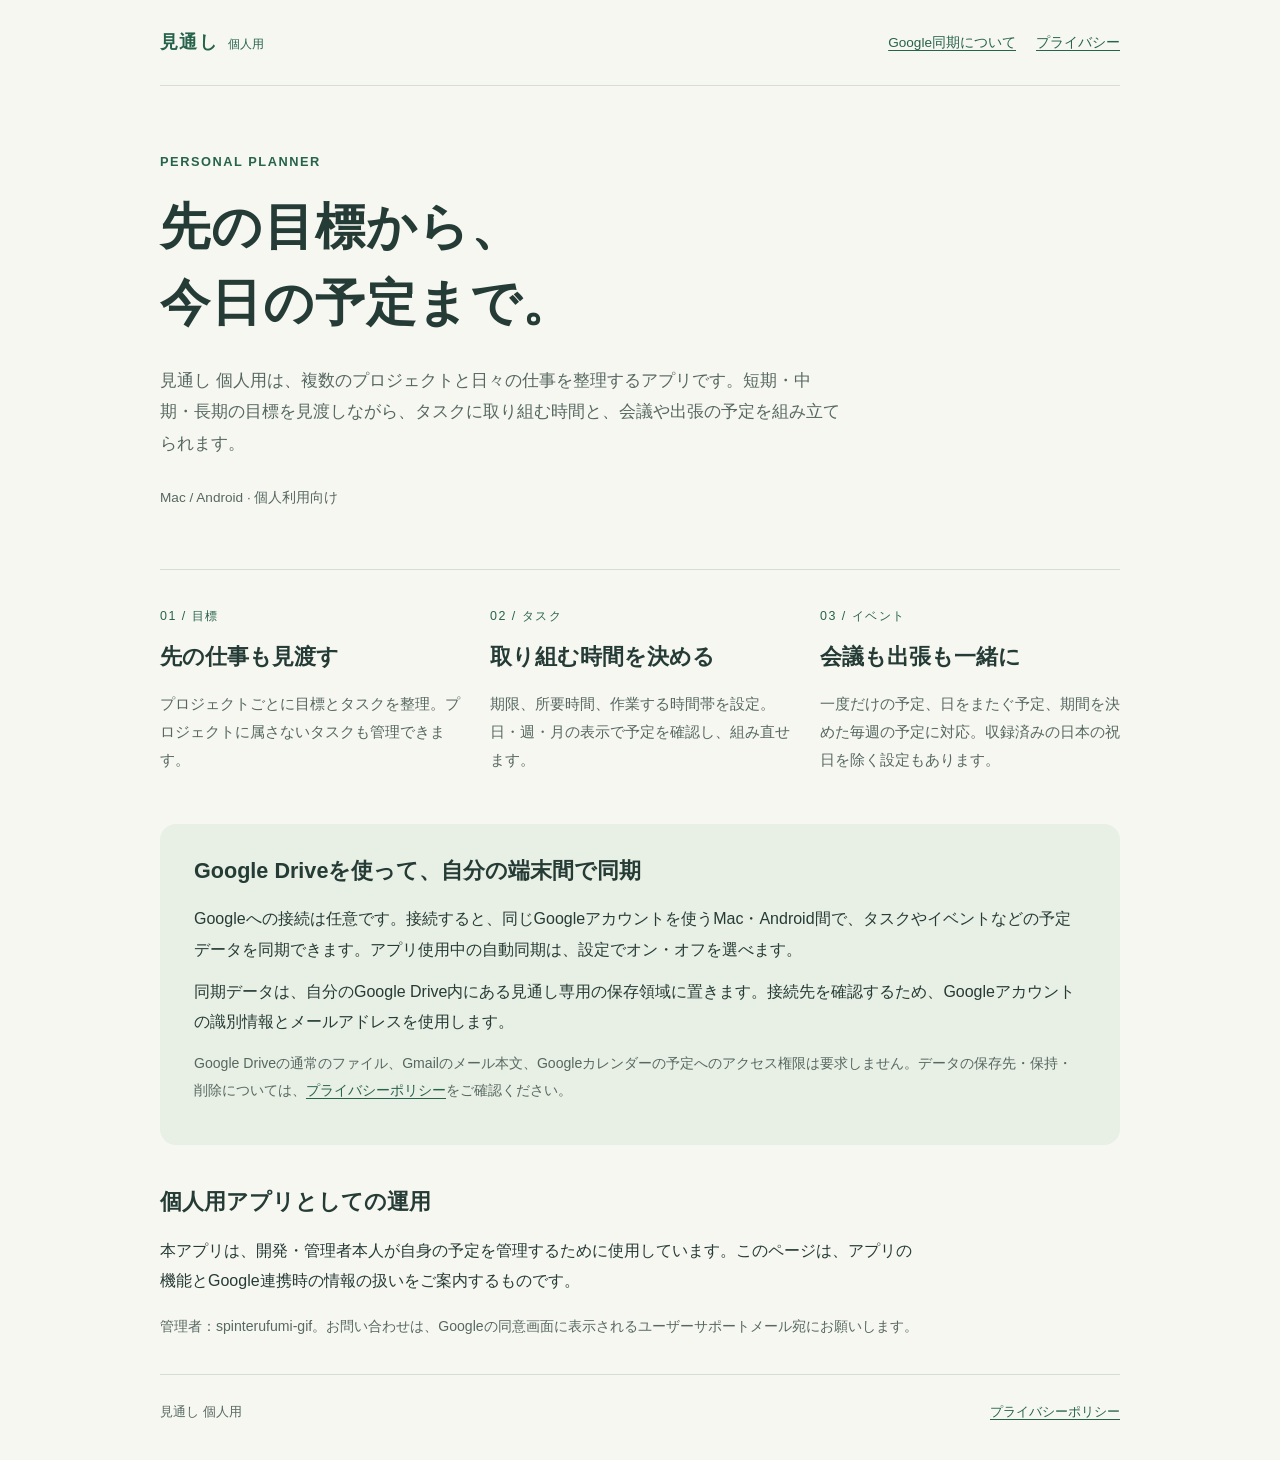
<file: index.html>
<!doctype html>
<html lang="ja">
<head>
  <meta charset="utf-8">
  <meta name="viewport" content="width=device-width,initial-scale=1">
  <meta name="description" content="見通し 個人用は、短期・中期・長期の目標と日々のタスク、会議や出張の予定を整理するMac・Android向けアプリです。">
  <meta name="robots" content="noindex">
  <title>見通し 個人用 — 目標と日々の予定を、ひとつに。</title>
  <link rel="stylesheet" href="style.css">
</head>
<body>
  <a class="skip" href="#main">本文へ移動</a>
  <div class="wrap">
    <header>
      <a class="brand" href="index.html">見通し<span>個人用</span></a>
      <nav aria-label="メインナビゲーション"><a href="#sync">Google同期について</a><a href="privacy.html">プライバシー</a></nav>
    </header>
    <main id="main">
      <section class="hero">
        <p class="eyebrow">PERSONAL PLANNER</p>
        <h1>先の目標から、<br>今日の予定まで。</h1>
        <p class="lead">見通し 個人用は、複数のプロジェクトと日々の仕事を整理するアプリです。短期・中期・長期の目標を見渡しながら、タスクに取り組む時間と、会議や出張の予定を組み立てられます。</p>
        <p class="platforms">Mac / Android · 個人利用向け</p>
      </section>
      <section class="features" aria-label="主な機能">
        <div><span class="number">01 / 目標</span><h2>先の仕事も見渡す</h2><p>プロジェクトごとに目標とタスクを整理。プロジェクトに属さないタスクも管理できます。</p></div>
        <div><span class="number">02 / タスク</span><h2>取り組む時間を決める</h2><p>期限、所要時間、作業する時間帯を設定。日・週・月の表示で予定を確認し、組み直せます。</p></div>
        <div><span class="number">03 / イベント</span><h2>会議も出張も一緒に</h2><p>一度だけの予定、日をまたぐ予定、期間を決めた毎週の予定に対応。収録済みの日本の祝日を除く設定もあります。</p></div>
      </section>
      <section id="sync" class="sync">
        <h2>Google Driveを使って、自分の端末間で同期</h2>
        <p>Googleへの接続は任意です。接続すると、同じGoogleアカウントを使うMac・Android間で、タスクやイベントなどの予定データを同期できます。アプリ使用中の自動同期は、設定でオン・オフを選べます。</p>
        <p>同期データは、自分のGoogle Drive内にある見通し専用の保存領域に置きます。接続先を確認するため、Googleアカウントの識別情報とメールアドレスを使用します。</p>
        <p class="small">Google Driveの通常のファイル、Gmailのメール本文、Googleカレンダーの予定へのアクセス権限は要求しません。データの保存先・保持・削除については、<a href="privacy.html">プライバシーポリシー</a>をご確認ください。</p>
      </section>
      <section class="plain-section">
        <h2>個人用アプリとしての運用</h2>
        <p>本アプリは、開発・管理者本人が自身の予定を管理するために使用しています。このページは、アプリの機能とGoogle連携時の情報の扱いをご案内するものです。</p>
        <p class="small">管理者：spinterufumi-gif。お問い合わせは、Googleの同意画面に表示されるユーザーサポートメール宛にお願いします。</p>
      </section>
    </main>
    <footer><span>見通し 個人用</span><div><a href="privacy.html">プライバシーポリシー</a></div></footer>
  </div>
</body>
</html>
</file>
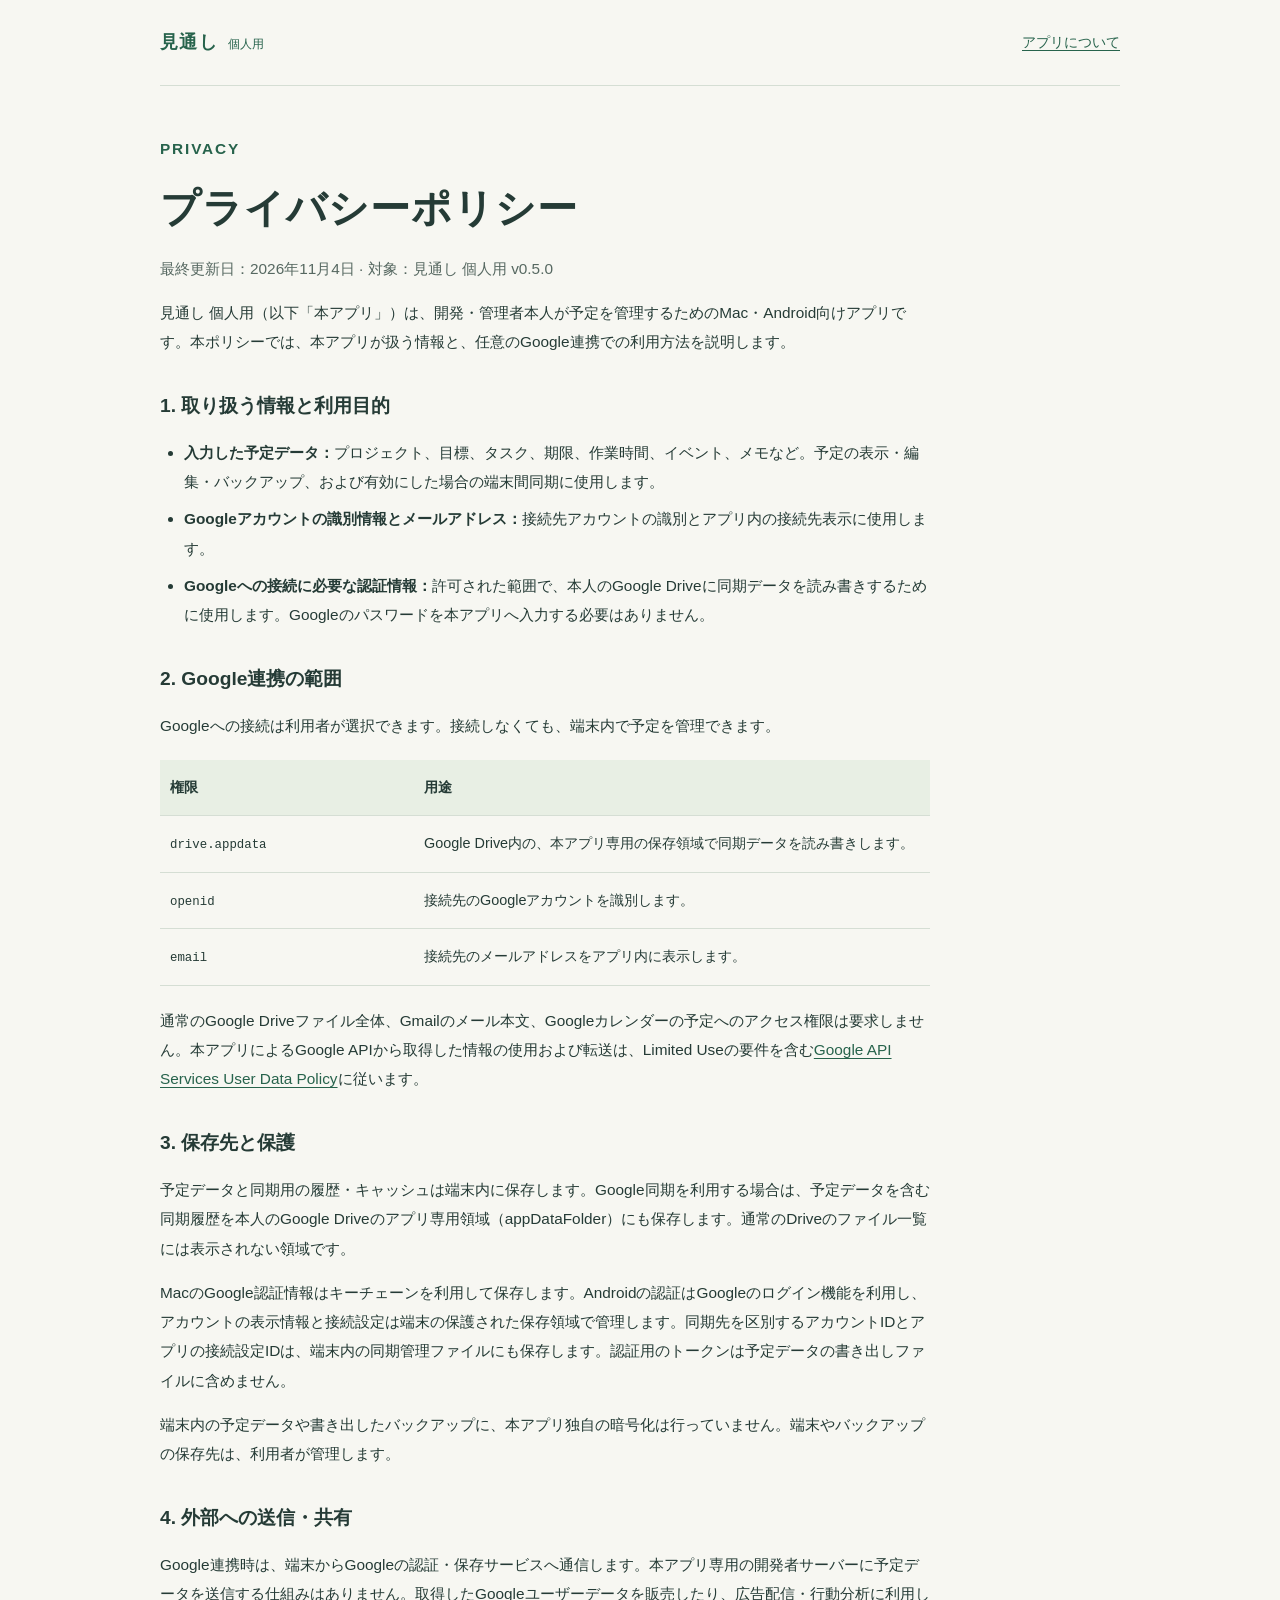
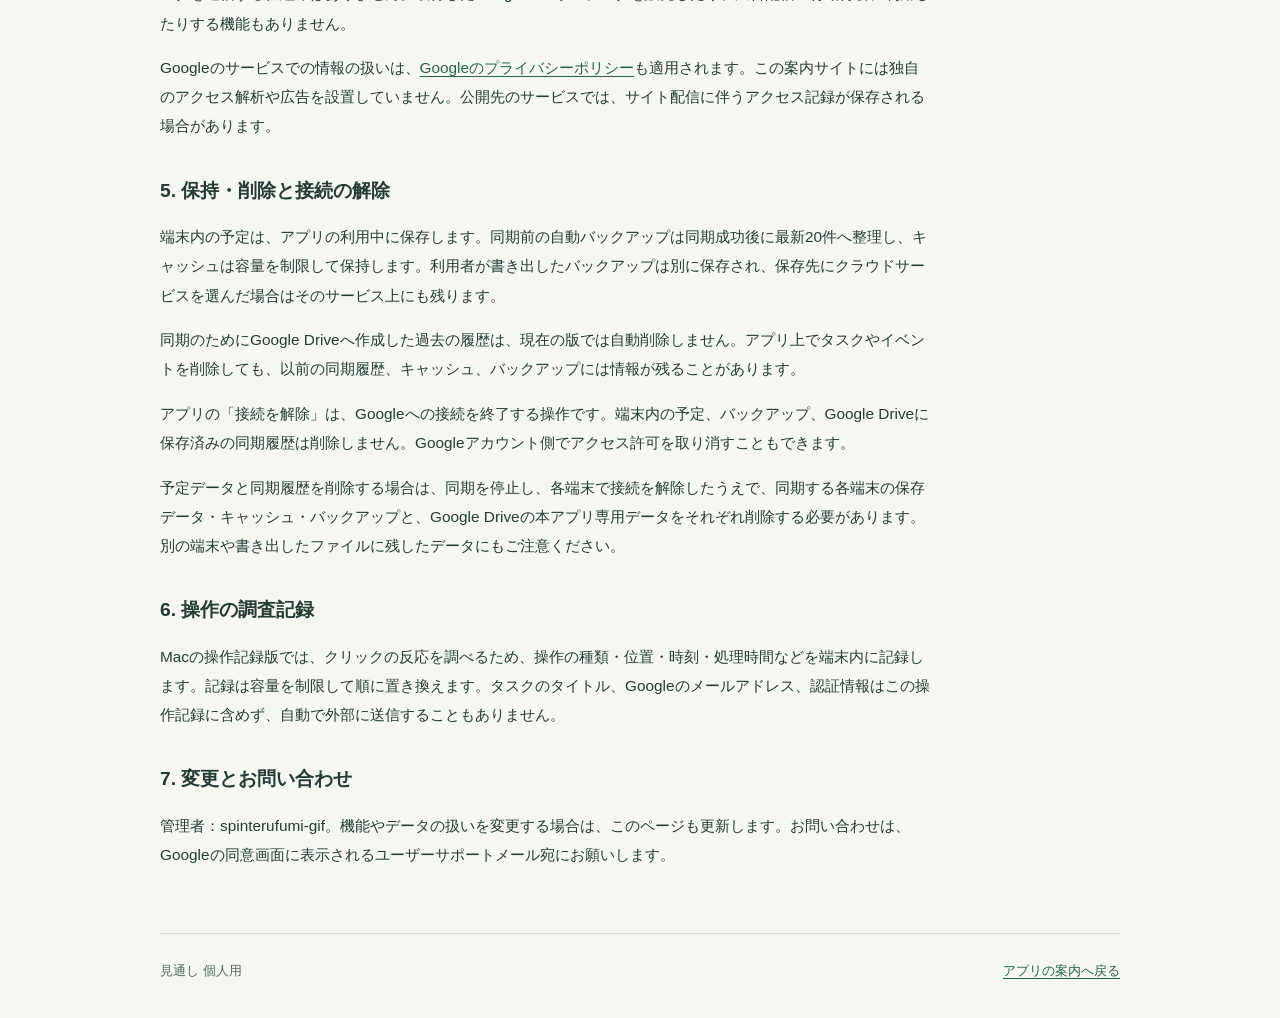
<file: privacy.html>
<!doctype html>
<html lang="ja">
<head>
  <meta charset="utf-8">
  <meta name="viewport" content="width=device-width,initial-scale=1">
  <meta name="description" content="見通し 個人用における、予定データとGoogleアカウント情報の利用、保存、共有、削除について。">
  <meta name="robots" content="noindex">
  <title>プライバシーポリシー | 見通し 個人用</title>
  <link rel="stylesheet" href="style.css">
</head>
<body>
  <a class="skip" href="#main">本文へ移動</a>
  <div class="wrap">
    <header><a class="brand" href="index.html">見通し<span>個人用</span></a><nav aria-label="メインナビゲーション"><a href="index.html">アプリについて</a></nav></header>
    <main id="main" class="policy">
      <p class="eyebrow">PRIVACY</p>
      <h1>プライバシーポリシー</h1>
      <p class="date">最終更新日：2026年11月4日 · 対象：見通し 個人用 v0.5.0</p>
      <p>見通し 個人用（以下「本アプリ」）は、開発・管理者本人が予定を管理するためのMac・Android向けアプリです。本ポリシーでは、本アプリが扱う情報と、任意のGoogle連携での利用方法を説明します。</p>

      <h2>1. 取り扱う情報と利用目的</h2>
      <ul>
        <li><strong>入力した予定データ：</strong>プロジェクト、目標、タスク、期限、作業時間、イベント、メモなど。予定の表示・編集・バックアップ、および有効にした場合の端末間同期に使用します。</li>
        <li><strong>Googleアカウントの識別情報とメールアドレス：</strong>接続先アカウントの識別とアプリ内の接続先表示に使用します。</li>
        <li><strong>Googleへの接続に必要な認証情報：</strong>許可された範囲で、本人のGoogle Driveに同期データを読み書きするために使用します。Googleのパスワードを本アプリへ入力する必要はありません。</li>
      </ul>

      <h2>2. Google連携の範囲</h2>
      <p>Googleへの接続は利用者が選択できます。接続しなくても、端末内で予定を管理できます。</p>
      <table>
        <thead><tr><th scope="col">権限</th><th scope="col">用途</th></tr></thead>
        <tbody>
          <tr><td><code>drive.appdata</code></td><td>Google Drive内の、本アプリ専用の保存領域で同期データを読み書きします。</td></tr>
          <tr><td><code>openid</code></td><td>接続先のGoogleアカウントを識別します。</td></tr>
          <tr><td><code>email</code></td><td>接続先のメールアドレスをアプリ内に表示します。</td></tr>
        </tbody>
      </table>
      <p>通常のGoogle Driveファイル全体、Gmailのメール本文、Googleカレンダーの予定へのアクセス権限は要求しません。本アプリによるGoogle APIから取得した情報の使用および転送は、Limited Useの要件を含む<a href="https://developers.google.com/terms/api-services-user-data-policy">Google API Services User Data Policy</a>に従います。</p>

      <h2>3. 保存先と保護</h2>
      <p>予定データと同期用の履歴・キャッシュは端末内に保存します。Google同期を利用する場合は、予定データを含む同期履歴を本人のGoogle Driveのアプリ専用領域（appDataFolder）にも保存します。通常のDriveのファイル一覧には表示されない領域です。</p>
      <p>MacのGoogle認証情報はキーチェーンを利用して保存します。Androidの認証はGoogleのログイン機能を利用し、アカウントの表示情報と接続設定は端末の保護された保存領域で管理します。同期先を区別するアカウントIDとアプリの接続設定IDは、端末内の同期管理ファイルにも保存します。認証用のトークンは予定データの書き出しファイルに含めません。</p>
      <p>端末内の予定データや書き出したバックアップに、本アプリ独自の暗号化は行っていません。端末やバックアップの保存先は、利用者が管理します。</p>

      <h2>4. 外部への送信・共有</h2>
      <p>Google連携時は、端末からGoogleの認証・保存サービスへ通信します。本アプリ専用の開発者サーバーに予定データを送信する仕組みはありません。取得したGoogleユーザーデータを販売したり、広告配信・行動分析に利用したりする機能もありません。</p>
      <p>Googleのサービスでの情報の扱いは、<a href="https://policies.google.com/privacy?hl=ja">Googleのプライバシーポリシー</a>も適用されます。この案内サイトには独自のアクセス解析や広告を設置していません。公開先のサービスでは、サイト配信に伴うアクセス記録が保存される場合があります。</p>

      <h2>5. 保持・削除と接続の解除</h2>
      <p>端末内の予定は、アプリの利用中に保存します。同期前の自動バックアップは同期成功後に最新20件へ整理し、キャッシュは容量を制限して保持します。利用者が書き出したバックアップは別に保存され、保存先にクラウドサービスを選んだ場合はそのサービス上にも残ります。</p>
      <p>同期のためにGoogle Driveへ作成した過去の履歴は、現在の版では自動削除しません。アプリ上でタスクやイベントを削除しても、以前の同期履歴、キャッシュ、バックアップには情報が残ることがあります。</p>
      <p>アプリの「接続を解除」は、Googleへの接続を終了する操作です。端末内の予定、バックアップ、Google Driveに保存済みの同期履歴は削除しません。Googleアカウント側でアクセス許可を取り消すこともできます。</p>
      <p>予定データと同期履歴を削除する場合は、同期を停止し、各端末で接続を解除したうえで、同期する各端末の保存データ・キャッシュ・バックアップと、Google Driveの本アプリ専用データをそれぞれ削除する必要があります。別の端末や書き出したファイルに残したデータにもご注意ください。</p>

      <h2>6. 操作の調査記録</h2>
      <p>Macの操作記録版では、クリックの反応を調べるため、操作の種類・位置・時刻・処理時間などを端末内に記録します。記録は容量を制限して順に置き換えます。タスクのタイトル、Googleのメールアドレス、認証情報はこの操作記録に含めず、自動で外部に送信することもありません。</p>

      <h2>7. 変更とお問い合わせ</h2>
      <p>管理者：spinterufumi-gif。機能やデータの扱いを変更する場合は、このページも更新します。お問い合わせは、Googleの同意画面に表示されるユーザーサポートメール宛にお願いします。</p>
    </main>
    <footer><span>見通し 個人用</span><div><a href="index.html">アプリの案内へ戻る</a></div></footer>
  </div>
</body>
</html>
</file>
<file: style.css>
:root{color-scheme:light;--paper:#f7f7f2;--ink:#253b36;--muted:#566861;--line:#d5ded4;--accent:#27634c;--soft:#e8efe4}
*{box-sizing:border-box}body{margin:0;background:var(--paper);color:var(--ink);font-family:-apple-system,BlinkMacSystemFont,"Hiragino Kaku Gothic ProN","Noto Sans JP",sans-serif;line-height:1.9}a{color:var(--accent);text-underline-offset:.22em}a:hover{text-decoration-thickness:2px}a:focus-visible{outline:3px solid var(--accent);outline-offset:5px;border-radius:2px}.wrap{width:min(100% - 40px,960px);margin-inline:auto}.draft{background:#f4e7c9;color:#55451e;font-size:.83rem;padding:9px 20px;text-align:center}.skip{position:absolute;left:16px;top:-80px;padding:8px;background:white;z-index:2}.skip:focus{top:8px}header{display:flex;align-items:center;justify-content:space-between;gap:24px;padding-block:25px;border-bottom:1px solid var(--line)}.brand{font-size:1.15rem;font-weight:700;text-decoration:none;letter-spacing:.07em}.brand span{font-size:.75rem;font-weight:400;letter-spacing:0;margin-left:10px}nav{display:flex;gap:20px;font-size:.85rem}.hero{padding:64px 0 44px;max-width:770px}.eyebrow{font-size:.8rem;letter-spacing:.12em;font-weight:600;color:var(--accent);margin:0 0 15px}h1{font-size:clamp(2rem,5vw,3.15rem);line-height:1.5;letter-spacing:.025em;font-weight:650;margin:0 0 24px;text-wrap:balance}h2{font-size:1.35rem;line-height:1.6;margin:0 0 16px}h3{font-size:1rem;margin:0 0 8px}.lead{font-size:1.05rem;color:var(--muted);max-width:680px}.platforms{font-size:.85rem;color:var(--muted);margin-top:25px}.features{display:grid;grid-template-columns:repeat(3,1fr);gap:30px;border-top:1px solid var(--line);padding:35px 0 45px}.features p{font-size:.92rem;margin:0;color:var(--muted)}.number{display:block;color:var(--accent);font-size:.78rem;letter-spacing:.12em;margin-bottom:12px}.sync{background:var(--soft);border-radius:16px;padding:30px 34px;margin:4px 0 40px}.sync p{margin:12px 0}.small{font-size:.88rem;color:var(--muted)}.plain-section{margin:35px 0}.plain-section p{max-width:760px}.policy{max-width:770px;padding:48px 0}.policy h1{font-size:clamp(1.8rem,4vw,2.5rem);margin-bottom:10px}.policy h2{font-size:1.2rem;margin-top:35px}.policy p,.policy li{font-size:.96rem}.policy li{margin:8px 0}ul{padding-left:1.5em}.date{color:var(--muted);font-size:.85rem}table{border-collapse:collapse;width:100%;font-size:.9rem;margin:20px 0}th,td{text-align:left;vertical-align:top;border-bottom:1px solid var(--line);padding:14px 10px}th{background:var(--soft)}td:first-child{width:33%}code{font-size:.86em;overflow-wrap:anywhere}footer{display:flex;flex-wrap:wrap;justify-content:space-between;gap:12px;border-top:1px solid var(--line);padding:25px 0 35px;font-size:.82rem;color:var(--muted)}footer a{margin-left:14px}@media(max-width:640px){header{align-items:flex-start;gap:12px}nav{flex-direction:column;gap:2px}.brand span{display:block;margin-left:0}.hero{padding-top:40px}.features{grid-template-columns:1fr;gap:25px}.sync{padding:24px}.policy{padding-top:35px}th,td{padding:10px 6px}footer a{margin-left:0;margin-right:14px}}
</file>
